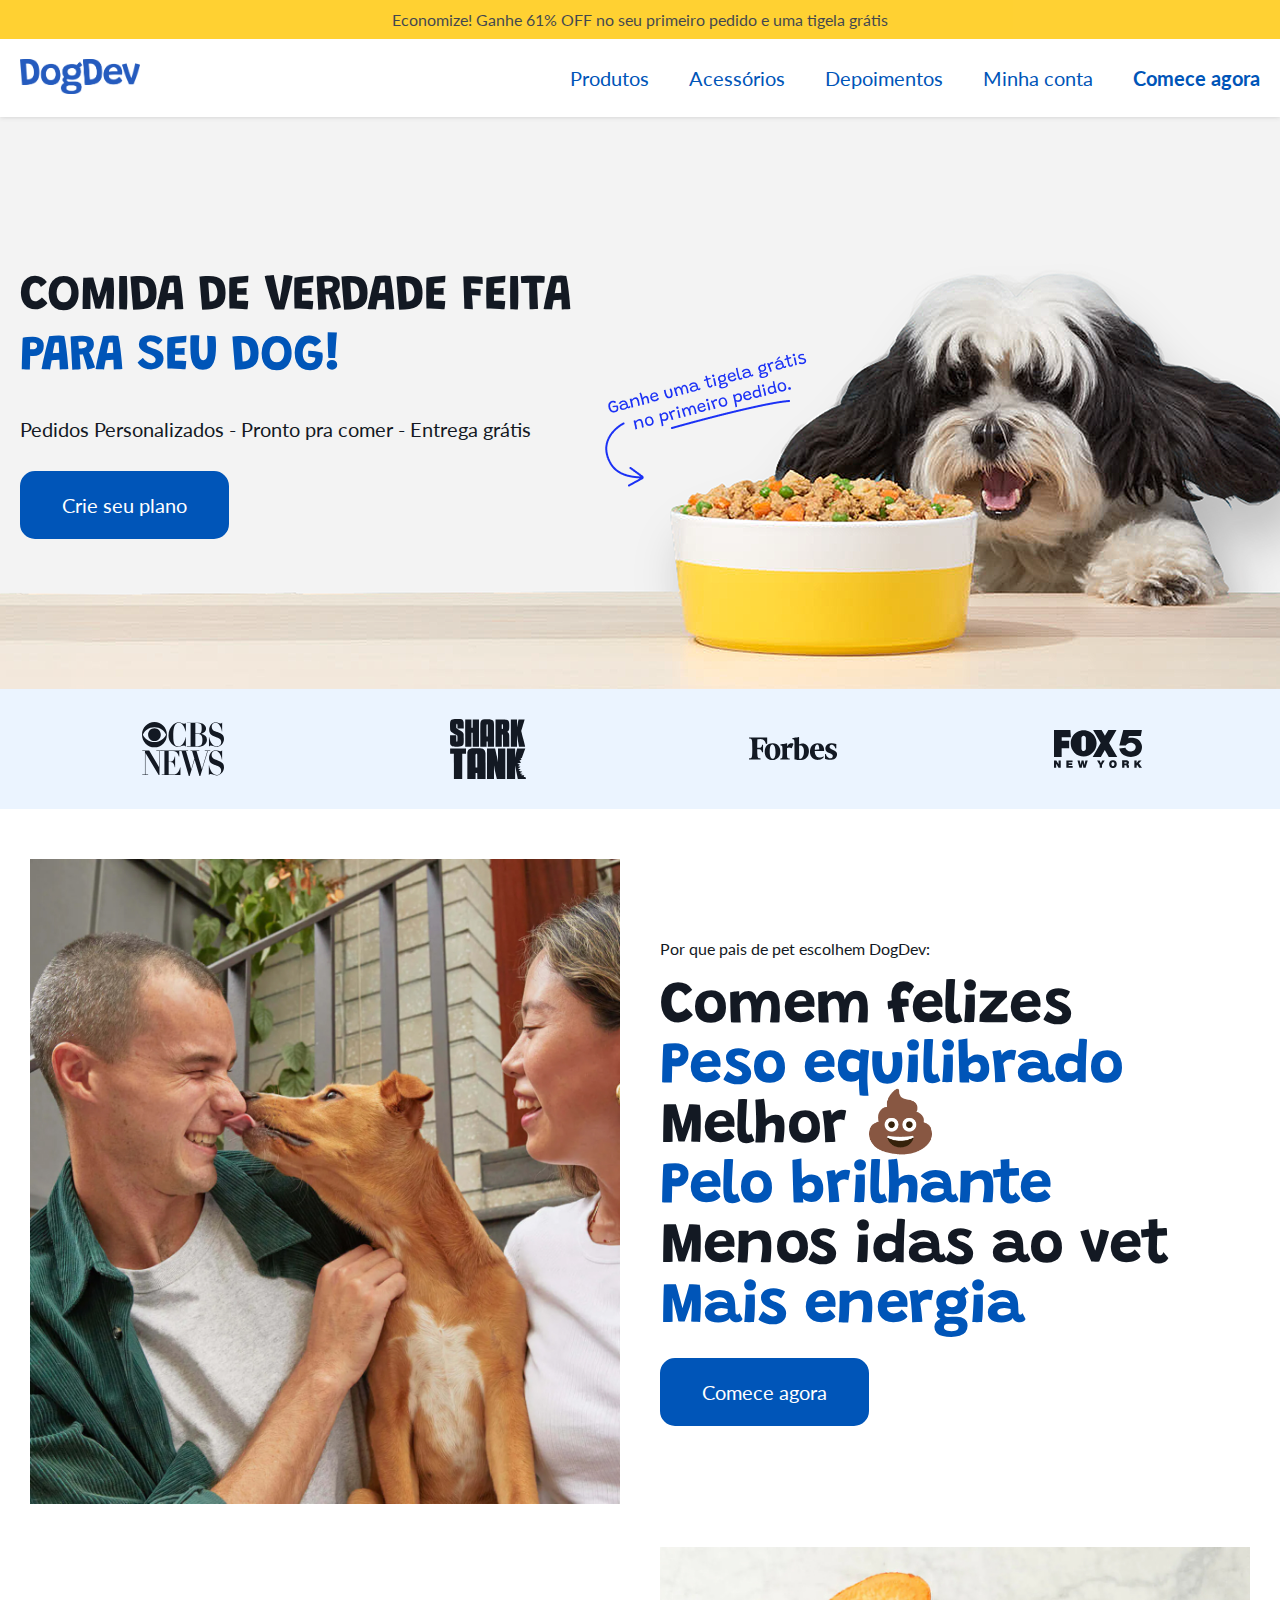
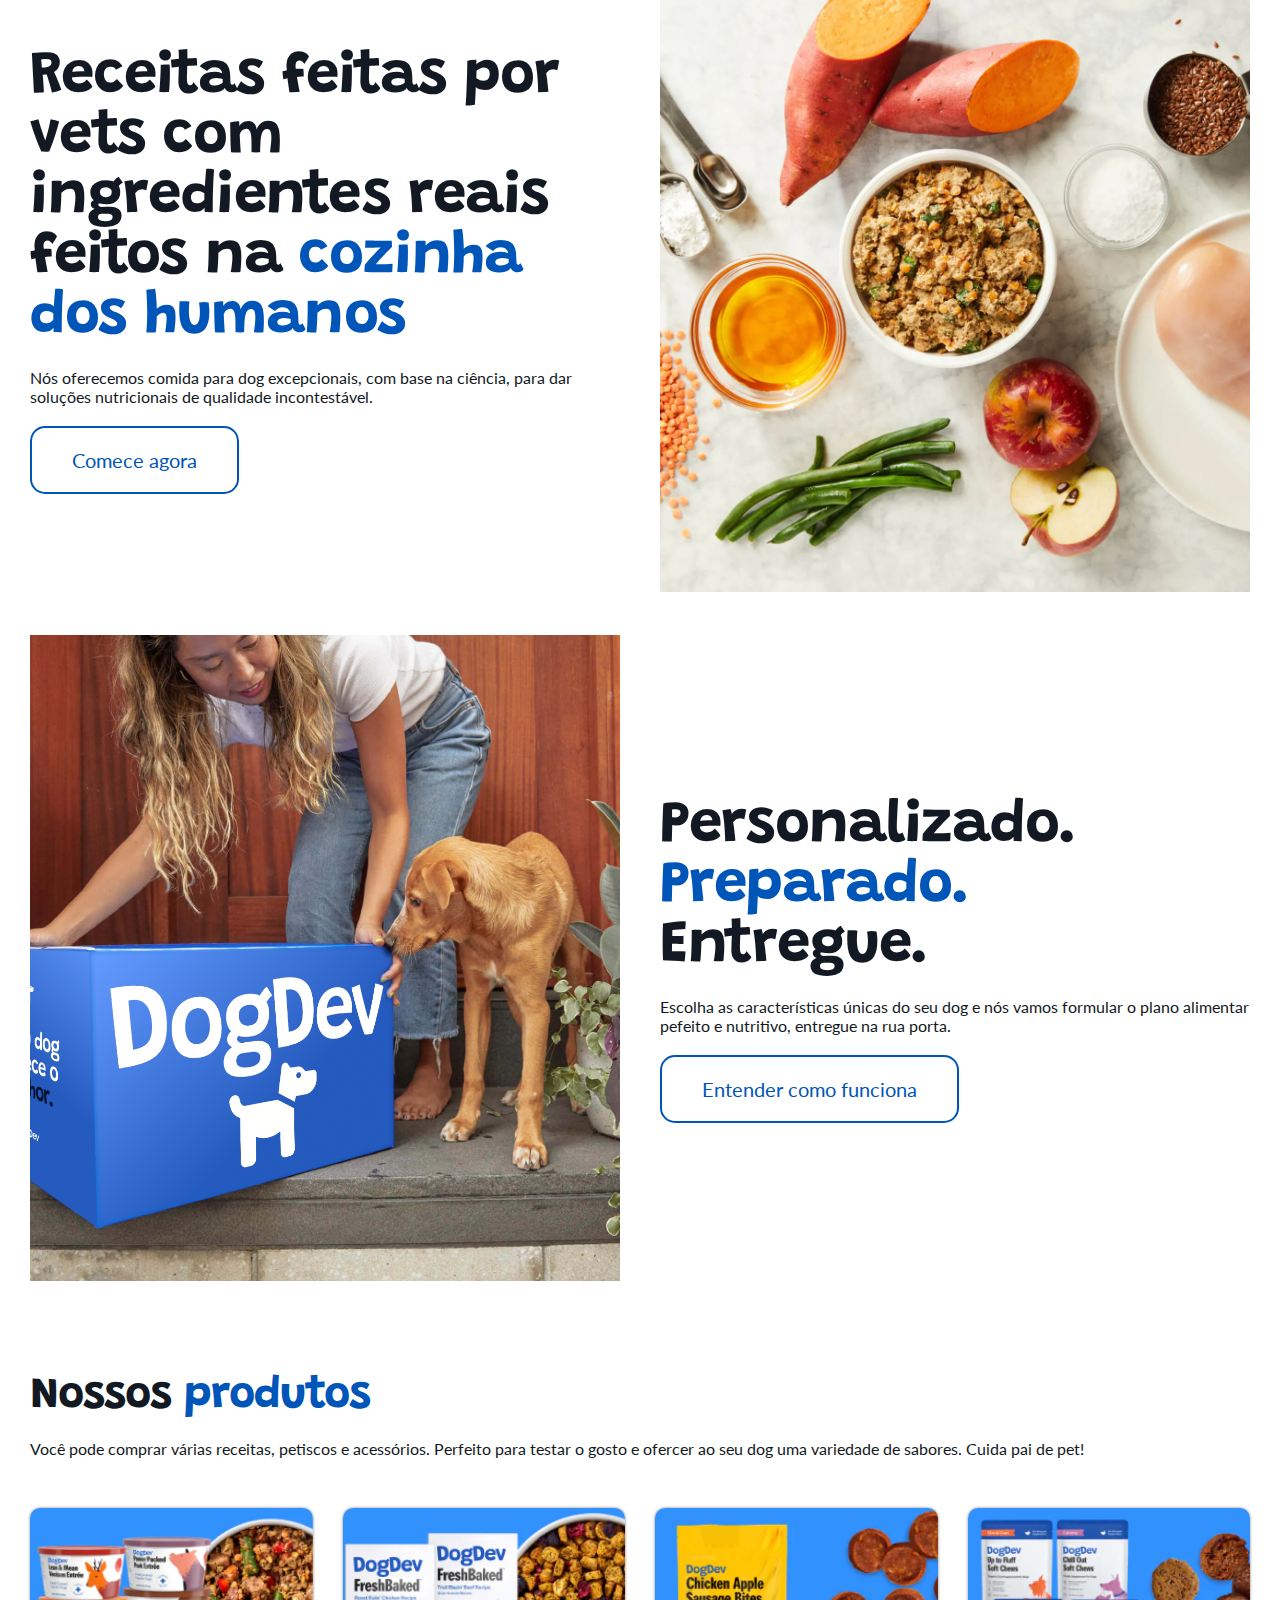
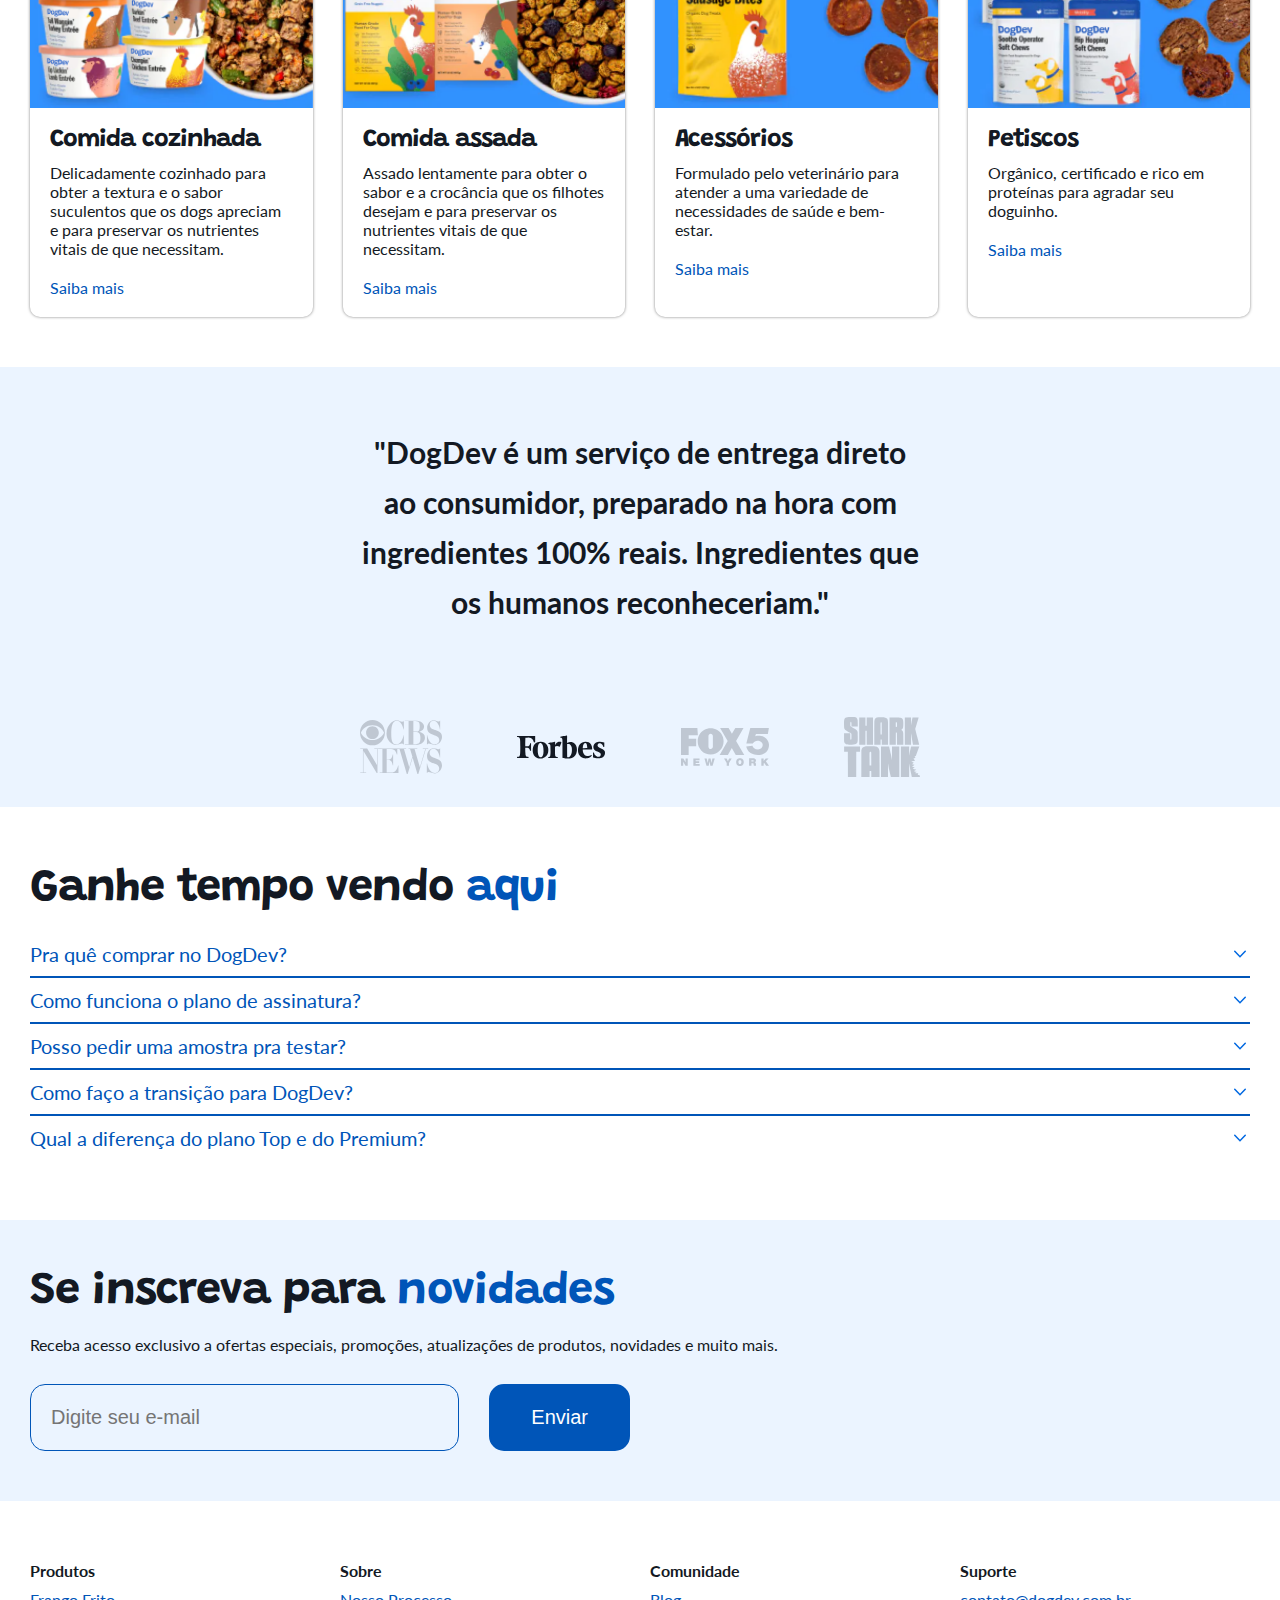
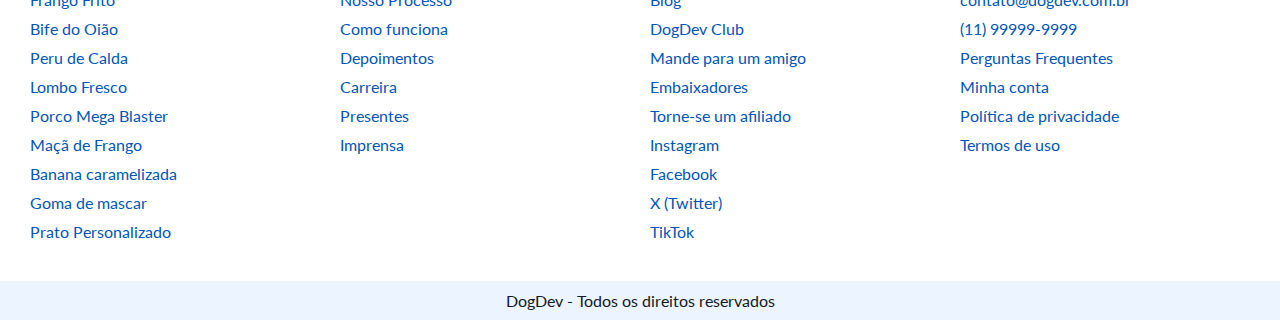
<file: index.html>
<!DOCTYPE html>
<html lang="pt-br">

<head>
    <meta charset="UTF-8">
    <meta name="viewport" content="width=device-width, initial-scale=1.0">
    <title>DogDev</title>
    <link rel="stylesheet" href="./assets/css/base.css" />
    <link rel="stylesheet" href="./assets/css/header.css" />
    <link rel="stylesheet" href="./assets/css/hero.css" />
    <link rel="stylesheet" href="./assets/css/seen.css" />
    <link rel="stylesheet" href="./assets/css/topics.css" />
    <link rel="stylesheet" href="./assets/css/products.css" />
    <link rel="stylesheet" href="./assets/css/testimonials.css" />
    <link rel="stylesheet" href="./assets/css/faq.css" />
    <link rel="stylesheet" href="./assets/css/newsletter.css" />
    <link rel="stylesheet" href="./assets/css/footer.css" />
</head>

<body>
    <header>
        <a href="" class="banner">
            Economize! Ganhe 61% OFF no seu primeiro pedido e uma tigela grátis
        </a>
        <div class="container">
            <div class="area">
                <div class="logo">
                    <a href="">
                        <img src="./assets/images/logo.png" alt="" />
                    </a>
                </div>
                <div class="menu-opener">
                    <div class="hamburger-icon">
                        <span></span>
                        <span></span>
                        <span></span>
                    </div>
                    <div class="close-icon">
                        <span></span>
                        <span></span>
                    </div>
                </div>
            </div>
            <nav>
                <ul>
                    <li><a href="">Produtos</a></li>
                    <li><a href="">Acessórios</a></li>
                    <li><a href="">Depoimentos</a></li>
                    <li><a href="">Minha conta</a></li>
                    <li><a href="" class="bold">Comece agora</a></li>
                </ul>
            </nav>
        </div>
    </header>
    <section class="hero">
        <div class="container">
            <div class="box">
                <h1>COMIDA DE VERDADE FEITA <span>PARA SEU DOG!</span></h1>
                <h2>Pedidos Personalizados - Pronto pra comer - Entrega grátis</h2>
                <a href="" class="button">Crie seu plano</a>
            </div>
        </div>
    </section>
    <section class="seen">
        <div class="container">
            <div>
                <img src="./assets/images/cbs.svg" alt="" />
            </div>
            <div>
                <img src="./assets/images/sharktank.svg" alt="" />
            </div>
            <div>
                <img src="./assets/images/forbes.svg" alt="" />
            </div>
            <div>
                <img src="./assets/images/fox.svg" alt="" />
            </div>
        </div>
    </section>
    <section class="topics container">
        <div class="topic">
            <div class="left">
                <img src="./assets/images/t1.jpg" alt="" />
            </div>
            <div class="right">
                <p>Por que pais de pet escolhem DogDev:</p>
                <ul>
                    <li>Comem felizes</li>
                    <li>Peso equilibrado</li>
                    <li>Melhor 💩</li>
                    <li>Pelo brilhante</li>
                    <li>Menos idas ao vet</li>
                    <li>Mais energia</li>
                </ul>
                <div>
                    <a href="" class="button">Comece agora</a>
                </div>
            </div>
        </div>
        <div class="topic reverse">
            <div class="left">
                <img src="./assets/images/t2.jpg" alt="" />
            </div>
            <div class="right">
                <ul>
                    <li>Receitas feitas por vets com ingredientes reais feitos na <span>cozinha dos humanos</span></li>
                </ul>
                <p>Nós oferecemos comida para dog excepcionais, com base na ciência, para dar soluções nutricionais de
                    qualidade incontestável.</p>
                <div>
                    <a href="" class="button2">Comece agora</a>
                </div>
            </div>
        </div>
        <div class="topic">
            <div class="left">
                <img src="./assets/images/t3.jpg" alt="" />
            </div>
            <div class="right">
                <ul>
                    <li>Personalizado.</li>
                    <li>Preparado.</li>
                    <li>Entregue.</li>
                </ul>
                <p>Escolha as características únicas do seu dog e nós vamos formular o plano alimentar pefeito e
                    nutritivo, entregue na rua porta.</p>
                <div>
                    <a href="" class="button2">Entender como funciona</a>
                </div>
            </div>
        </div>
    </section>
    <section class="products container">
        <h2>Nossos <span>produtos</span></h2>
        <p>Você pode comprar várias receitas, petiscos e acessórios. Perfeito para testar o gosto e ofercer ao seu dog
            uma variedade de sabores. Cuida pai de pet!</p>
        <div class="grid">
            <a href="" class="product">
                <div class="image" style="background-image: url('./assets/images/comida-1.png')"></div>
                <div class="info">
                    <p class="title">Comida cozinhada</p>
                    <p class="description">Delicadamente cozinhado para obter a textura e o sabor suculentos que os dogs
                        apreciam e para preservar os nutrientes vitais de que necessitam.</p>
                    <p class="link">Saiba mais</p>
                </div>
            </a>
            <a href="" class="product">
                <div class="image" style="background-image: url('./assets/images/comida-2.png')"></div>
                <div class="info">
                    <p class="title">Comida assada</p>
                    <p class="description">Assado lentamente para obter o sabor e a crocância que os filhotes desejam e
                        para preservar os nutrientes vitais de que necessitam.</p>
                    <p class="link">Saiba mais</p>
                </div>
            </a>
            <a href="" class="product">
                <div class="image" style="background-image: url('./assets/images/comida-3.png')"></div>
                <div class="info">
                    <p class="title">Acessórios</p>
                    <p class="description">Formulado pelo veterinário para atender a uma variedade de necessidades de
                        saúde e bem-estar.</p>
                    <p class="link">Saiba mais</p>
                </div>
            </a>
            <a href="" class="product">
                <div class="image" style="background-image: url('./assets/images/comida-4.png')"></div>
                <div class="info">
                    <p class="title">Petiscos</p>
                    <p class="description">Orgânico, certificado e rico em proteínas para agradar seu doguinho.</p>
                    <p class="link">Saiba mais</p>
                </div>
            </a>
        </div>
    </section>
    <section class="testimonials">
        <div class="container">
            <div class="quote"></div>
            <div class="icons"></div>
        </div>
    </section>
    <section class="faq container">
        <h2>Ganhe tempo vendo <span>aqui</span></h2>

        <div class="accordion">
            <div class="item">
                <div class="title">
                    <p>Pra quê comprar no DogDev?</p>
                    <img src="./assets/images/arrow.svg" alt="" />
                </div>
                <div class="body">
                    <p>Na DogDev, não fazemos comida de cachorro. Fazemos comida para cachorros. Nossas refeições são
                        feitas com ingredientes alimentares integrais de alta qualidade, de qualidade humana, que são
                        mais biodisponíveis do que recheios e outros ingredientes de baixa qualidade. Preparamos e
                        cozinhamos nossas refeições nas cozinhas residenciais, da mesma forma que a comida humana é
                        feita. Cada refeição é recheada quente para garantir a segurança e congelada rapidamente para
                        manter o frescor.</p>
                </div>
            </div>
            <div class="item">
                <div class="title">
                    <p>Como funciona o plano de assinatura?</p>
                    <img src="./assets/images/arrow.svg" alt="" />
                </div>
                <div class="body">
                    <p>Você nos conta sobre seu dog e nós criaremos um plano alimentar que faça sentido para vocês dois.
                        Enviamos a quantidade certa de comida à sua porta para que você nunca precise se preocupar em
                        acabar. Cada refeição é repartida perfeitamente para que seu filhote sempre receba a quantidade
                        certa de nutrientes.</p>
                </div>
            </div>
            <div class="item">
                <div class="title">
                    <p>Posso pedir uma amostra pra testar?</p>
                    <img src="./assets/images/arrow.svg" alt="" />
                </div>
                <div class="body">
                    <p>Não oferecemos amostras no momento, no entanto, oferecemos uma garantia de devolução de 100% do
                        dinheiro em seu primeiro pedido se você e seu dog não estiverem completamente satisfeitos com
                        sua experiência. Você também pode começar com um Plano Top, que equivale a 25% de um Plano
                        Premium.</p>
                </div>
            </div>
            <div class="item">
                <div class="title">
                    <p>Como faço a transição para DogDev?</p>
                    <img src="./assets/images/arrow.svg" alt="" />
                </div>
                <div class="body">
                    <p>Comece misturando DogDev com a comida atual do seu dog. DogDev deve representar cerca de 25% da
                        refeição. Aumente lentamente essa quantidade até que seu cão coma 100% DogDev. Se o seu cão tem
                        estômago sensível ou apresenta pequenos problemas de barriga, alimente uma quantidade menor e
                        aumente lentamente até que ele se adapte à nova comida.</p>
                </div>
            </div>
            <div class="item">
                <div class="title">
                    <p>Qual a diferença do plano Top e do Premium?</p>
                    <img src="./assets/images/arrow.svg" alt="" />
                </div>
                <div class="body">
                    <p>Se você deseja alimentar seu dog com uma dieta 100% preparada na hora, completa e balanceada,
                        então nosso Plano Premium é ideal para você. Se você quiser adicionar um pouco de comida
                        recém-cozida à dieta atual do seu filhote, então nosso Plano Top é uma ótima escolha porque pode
                        ser misturado com a comida atual ou servido como uma refeição ocasional para nutrição extra.</p>
                </div>
            </div>
        </div>
    </section>
    <section class="newsletter">
        <div class="container">
            <h2>Se inscreva para <span>novidades</span></h2>
            <p>Receba acesso exclusivo a ofertas especiais, promoções, atualizações de produtos, novidades e muito mais.
            </p>
            <form method="POST">
                <input type="email" placeholder="Digite seu e-mail" />
                <button class="button">Enviar</button>
            </form>
        </div>
    </section>
    <footer>
        <div class="container">
            <nav>
                <p>Produtos</p>
                <ul>
                    <li><a href="">Frango Frito</a></li>
                    <li><a href="">Bife do Oião</a></li>
                    <li><a href="">Peru de Calda</a></li>
                    <li><a href="">Lombo Fresco</a></li>
                    <li><a href="">Porco Mega Blaster</a></li>
                    <li><a href="">Maçã de Frango</a></li>
                    <li><a href="">Banana caramelizada</a></li>
                    <li><a href="">Goma de mascar</a></li>
                    <li><a href="">Prato Personalizado</a></li>
                </ul>
            </nav>
            <nav>
                <p>Sobre</p>
                <ul>
                    <li><a href="">Nosso Processo</a></li>
                    <li><a href="">Como funciona</a></li>
                    <li><a href="">Depoimentos</a></li>
                    <li><a href="">Carreira</a></li>
                    <li><a href="">Presentes</a></li>
                    <li><a href="">Imprensa</a></li>
                </ul>
            </nav>
            <nav>
                <p>Comunidade</p>
                <ul>
                    <li><a href="">Blog</a></li>
                    <li><a href="">DogDev Club</a></li>
                    <li><a href="">Mande para um amigo</a></li>
                    <li><a href="">Embaixadores</a></li>
                    <li><a href="">Torne-se um afiliado</a></li>
                    <li><a href="">Instagram</a></li>
                    <li><a href="">Facebook</a></li>
                    <li><a href="">X (Twitter)</a></li>
                    <li><a href="">TikTok</a></li>
                </ul>
            </nav>
            <nav>
                <p>Suporte</p>
                <ul>
                    <li><a href="">contato@dogdev.com.br</a></li>
                    <li><a href="">(11) 99999-9999</a></li>
                    <li><a href="">Perguntas Frequentes</a></li>
                    <li><a href="">Minha conta</a></li>
                    <li><a href="">Política de privacidade</a></li>
                    <li><a href="">Termos de uso</a></li>
                </ul>
            </nav>
        </div>
        <div class="bar">DogDev - Todos os direitos reservados</div>
    </footer>

    <script type="text/javascript" src="./assets/js/script.js"></script>
</body>

</html>
</file>
<file: assets/css/base.css>
@import url('https://fonts.googleapis.com/css2?family=Grandstander:wght@400;700&family=Lato:wght@400;700&display=swap');

:root {
    --background: #FFFFFF;
    --foreground: #EBF4FF;
    --thirdground: #FFC600;
    --primary: #131923;
    --secondary: #0055B8;
    --secondary-foreground: #FFFFFF;
    --hero-background: #F3F3F3;
}

* {
    margin: 0;
    padding: 0;
    list-style: none;
    box-sizing: border-box;
}

html {
    font-family: "Lato", sans-serif;
    font-size: 62.5%;
}

body {
    background-color: var(--background);
    color: var(--primary);
    font-size: 1.6rem;
}

.container {
    width: 100%;
    max-width: 1400px;
    margin: auto;
}

.button,
.button2 {
    display: inline-block;
    background-color: var(--secondary);
    border: 2px solid var(--secondary);
    color: var(--secondary-foreground);
    padding: 2rem 4rem;
    font-size: 2rem;
    text-decoration: none;
    border-radius: 15px;
}

.button2 {
    background-color: var(--background);
    color: var(--secondary);
}

.button:hover,
.button2:hover {
    opacity: 0.8;
}
</file>
<file: assets/css/header.css>
header {
    position: sticky;
    inset: 0 0 auto 0;
    z-index: 10;
    box-shadow: 0 0 5px #CCC;
    background-color: var(--background);
}

header .banner {
    display: block;
    background-color: var(--thirdground);
    text-align: center;
    padding: 1rem 2rem;
    color: var(--primary);
    text-decoration: none;
}

header .banner:hover {
    opacity: 0.8;
}

header .logo img {
    width: 12rem;
}

header .area {
    display: flex;
    justify-content: space-between;
    align-items: center;
    padding: 2rem;
}

header .menu-opener {
    width: 2.5rem;
    height: 2.5rem;
    cursor: pointer;
}

header .hamburger-icon {
    display: flex;
    height: 100%;
    flex-direction: column;
    justify-content: space-between;
}

header .hamburger-icon span {
    display: block;
    width: 100%;
    height: 0.2rem;
    background-color: var(--secondary);
}

header .close-icon {
    display: none;
    height: 100%;
    flex-direction: column;
    justify-content: center;
    position: relative;
}

header .close-icon span {
    position: absolute;
    display: block;
    width: 100%;
    height: 0.2rem;
    background-color: var(--secondary);
}

header .close-icon span:first-child {
    transform: rotate(45deg);
}

header .close-icon span:last-child {
    transform: rotate(-45deg);
}

header nav {
    background-color: var(--background);
    color: var(--secondary);
    overflow-y: hidden;
    max-height: 0;
    transition: all ease .5s;
}

header nav.opened {
    max-height: 100vh;
}

header nav ul {
    display: flex;
    flex-direction: column;
    padding-bottom: 2rem;
}

header nav li {
    padding: 1rem 2rem;
}

header nav a {
    color: var(--secondary);
    text-decoration: none;
    font-size: 2rem;
}

header nav a:hover {
    opacity: 0.8;
}

header nav a.bold {
    font-weight: bold;
}

@media (width > 900px) {
    header .menu-opener {
        display: none;
    }

    header .container {
        display: flex;
        justify-content: space-between;
        align-items: center;
    }

    header nav {
        max-height: 100vh;
    }

    header nav ul {
        flex-direction: row;
        padding-bottom: 0;
    }
}
</file>
<file: assets/css/hero.css>
.hero {
    background-image: url('../images/hero-center.png');
    background-size: auto 40rem;
    background-repeat: no-repeat;
    background-position: bottom center;
    background-color: var(--hero-background);
}

.hero .box {
    padding: 4rem 2rem 28rem 2rem;
    max-width: 60rem;
}

.hero h1 {
    font-family: "Grandstander", sans-serif;
    font-weight: bold;
    letter-spacing: -0.1rem;
    font-size: 5rem;
    line-height: 6rem;
}

.hero h1 span {
    color: var(--secondary);
}

.hero h2 {
    font-size: 2rem;
    font-weight: normal;
    margin: 3rem 0;
}

@media (width > 900px) {
    .hero {
        background-image: url('../images/hero.png');
        background-size: auto;
    }

    .hero .box {
        padding: 15rem 2rem;
    }
}
</file>
<file: assets/css/seen.css>
.seen {
    background-color: var(--foreground);
    padding: 3rem;
}

.seen .container {
    display: grid;
    grid-template-columns: repeat(2, 1fr);
    row-gap: 3rem;
}

.seen .container div {
    display: flex;
    justify-content: center;
    align-items: center;
}

@media (width > 600px) {
    .seen .container {
        grid-template-columns: repeat(4, 1fr);
    }
}
</file>
<file: assets/css/topics.css>
.topics {
    padding: 5rem 3rem;
}

.topics .topic {
    display: flex;
    flex-direction: column;
    gap: 4rem;
    margin-bottom: 4rem;
}

.topics .topic .left,
.topics .topic .right {
    flex: 1;
}

.topics .topic .left img {
    max-width: 100%;
}

.topics li {
    font-family: "Grandstander", sans-serif;
    font-weight: bold;
    letter-spacing: -0.1rem;
    font-size: 5rem;
    line-height: 5rem;
}

.topics li:nth-child(even),
.topics li span {
    color: var(--secondary);
}

.topics .right {
    display: flex;
    flex-direction: column;
    justify-content: center;
    gap: 2rem;
}

@media (width > 600px) {
    .topics .topic {
        flex-direction: row;
    }

    .topics .topic.reverse {
        flex-direction: row-reverse;
    }

    .topics li {
        font-size: 6rem;
        line-height: 6rem;
    }

    .topics .button {
        width: auto;
    }
}
</file>
<file: assets/css/products.css>
.products {
    padding: 0 3rem;
}

.products h2 {
    font-family: "Grandstander", sans-serif;
    font-weight: bold;
    letter-spacing: -0.1rem;
    font-size: 4.5rem;
    margin-bottom: 2rem;
}

.products h2 span {
    color: var(--secondary);
}

.products .grid {
    display: grid;
    grid-template-columns: 1fr;
    gap: 3rem;
    margin: 5rem 0;
}

.products .product {
    box-shadow: 0 0 3px rgba(0, 0, 0, 0.5);
    border-radius: 10px;
    overflow: hidden;
    display: flex;
    text-decoration: none;
    background-color: var(--background);
    color: var(--primary);
}

.products .product .image {
    width: 12rem;
    min-height: 15rem;
    overflow: hidden;
    background-size: cover;
}

.products .product .info {
    flex: 1;
    padding: 2rem;
}

.products .product .title {
    font-family: "Grandstander", sans-serif;
    font-weight: bold;
    letter-spacing: -0.1rem;
    font-size: 2.5rem;
    margin-bottom: 1rem;
}

.products .product .link {
    color: var(--secondary);
    margin-top: 2rem;
    display: none;
}

@media (width > 600px) {
    .products .grid {
        grid-template-columns: repeat(2, 1fr);
    }

    .products .product {
        flex-direction: column;
    }

    .products .product .image {
        width: 100%;
        min-height: 20rem;
    }

    .products .product .link {
        display: block;
    }
}

@media (width > 900px) {
    .products .grid {
        grid-template-columns: repeat(4, 1fr);
    }
}
</file>
<file: assets/css/testimonials.css>
.testimonials {
    background-color: var(--foreground);
    color: var(--primary);
}

.testimonials .container {
    max-width: 60rem;
}

.testimonials .quote {
    font-weight: bold;
    font-size: 3rem;
    line-height: 5rem;
    padding: 6rem 2rem;
    text-align: center;
}

.testimonials .icons {
    display: flex;
    justify-content: space-between;
    padding: 3rem 2rem;
    margin: auto;
}
</file>
<file: assets/css/faq.css>
.faq {
    margin-top: 6rem;
    padding: 0 3rem;
}

.faq h2 {
    font-family: "Grandstander", sans-serif;
    font-weight: bold;
    letter-spacing: -0.1rem;
    font-size: 4.5rem;
    margin-bottom: 2rem;
}

.faq h2 span {
    color: var(--secondary);
}

.faq .accordion .item {
    border-bottom: 2px solid var(--secondary);
}

.faq .accordion .item:last-child {
    border-bottom: 0;
}

.faq .accordion .item .title {
    font-size: 2rem;
    color: var(--secondary);
    padding: 1rem 0;
    display: flex;
    justify-content: space-between;
    gap: 2rem;
    cursor: pointer;
}

.faq .accordion .item .title img {
    transition: all ease .5s;
}

.faq .accordion .item .body {
    line-height: 2.5rem;
    overflow-y: hidden;
    max-height: 0;
    transition: all ease .5s;
}

.faq .accordion .item .body p {
    padding-bottom: 2rem;
}

.faq .accordion .item.opened .body {
    max-height: 100vh;
}

.faq .accordion .item.opened .title img {
    transform: rotate(180deg);
}
</file>
<file: assets/css/newsletter.css>
.newsletter {
    padding: 5rem 0;
    margin-top: 6rem;
    background-color: var(--foreground);
}

.newsletter .container {
    padding: 0 3rem;
}

.newsletter h2 {
    font-family: "Grandstander";
    font-weight: bold;
    letter-spacing: -0.1rem;
    font-size: 4.5rem;
    margin-bottom: 2rem;
}

.newsletter h2 span {
    color: var(--secondary);
}

.newsletter form {
    margin-top: 3rem;
    display: flex;
    flex-direction: column;
    gap: 3rem;
}

.newsletter input {
    flex: 1;
    padding: 2rem;
    font-size: 2rem;
    border-radius: 15px;
    border: 1px solid var(--secondary);
    background-color: var(--foreground);
    outline: none;
}

@media (width > 600px) {
    .newsletter form {
        flex-direction: row;
        max-width: 60rem;
    }
}
</file>
<file: assets/css/footer.css>
footer {
    margin-top: 6rem;
}

footer .container {
    padding: 0 3rem;
    display: grid;
    grid-template-columns: 1fr;
    gap: 2rem;
}

footer nav p {
    font-weight: bold;
}

footer nav li {
    margin: 1rem 0;
}

footer nav a {
    color: var(--secondary);
    text-decoration: none;
}

footer nav a:hover {
    text-decoration: underline;
}

footer .bar {
    background-color: var(--foreground);
    text-align: center;
    padding: 1rem 3rem;
    margin-top: 3rem;
}

@media (width > 600px) {
    footer .container {
        grid-template-columns: repeat(2, 1fr);
    }
}

@media (width > 900px) {
    footer .container {
        grid-template-columns: repeat(4, 1fr);
    }
}
</file>
